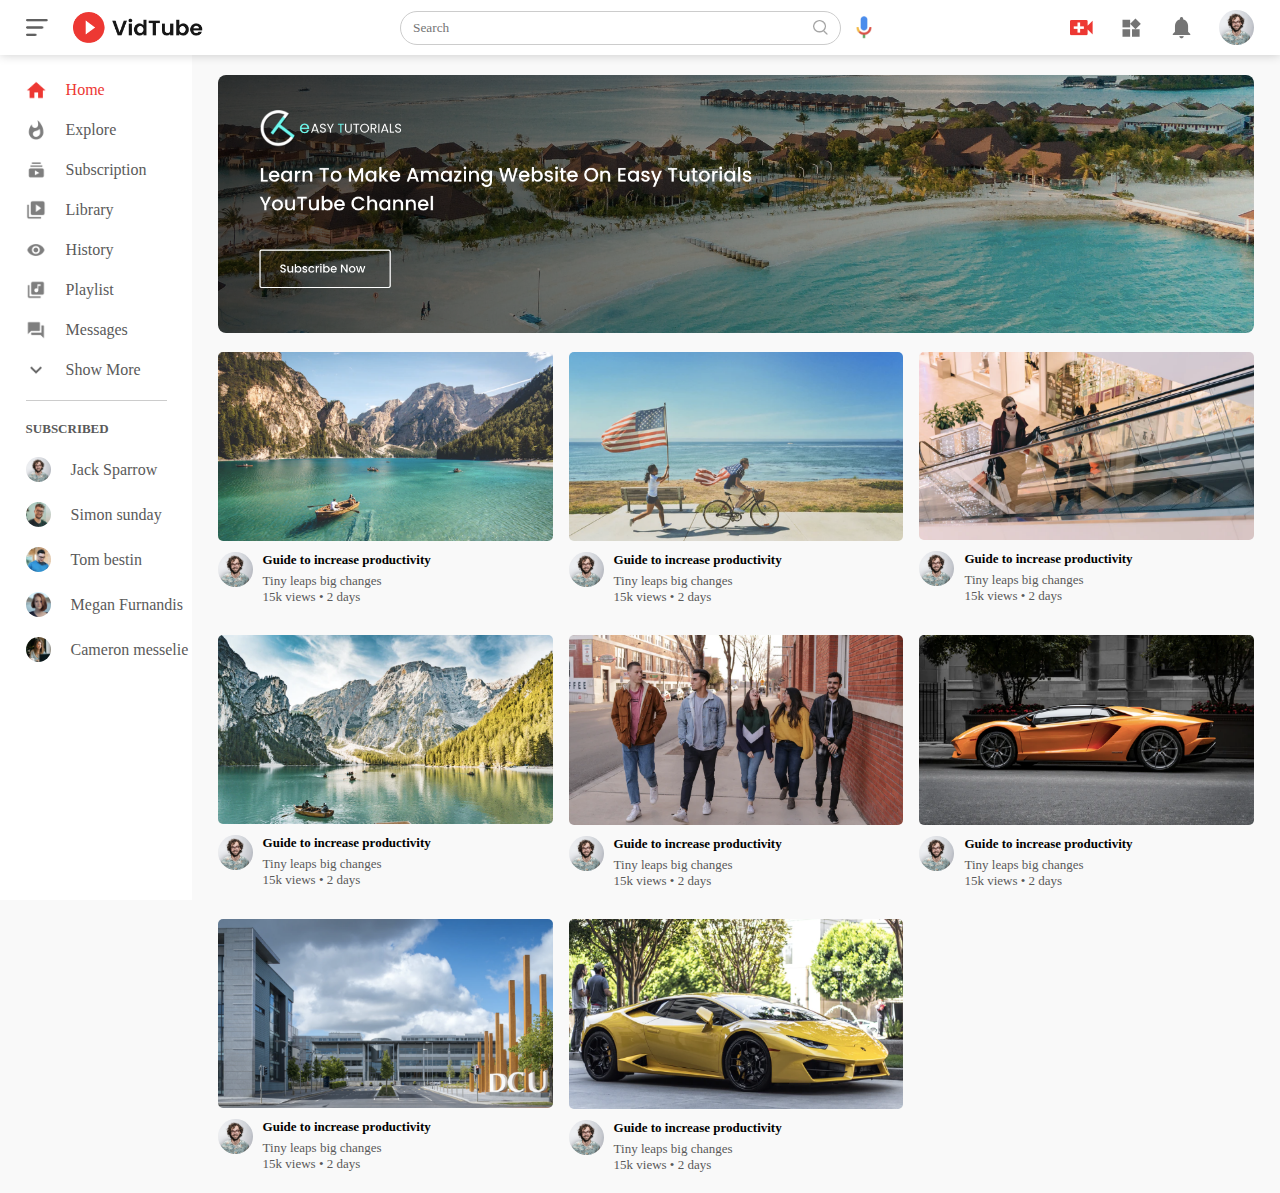
<file: index.html>
<!DOCTYPE html>
<html lang="en">
<head>
    <meta charset="UTF-8">
    <meta name="viewport" content="width=device-width, initial-scale=1.0">
    <title>YtClone</title>
    <link rel="stylesheet" href="styles.css">
    <script src="script.js" defer ></script>
</head>
<body>    
    <nav class="flex-div">
        <div class="nav-left flex-div">
            <img src="imgyt/images/menu.png" alt="none" class="menu-icon">
            <img src="imgyt/images/logo.png" alt="none" class="logo">  
        </div> 

        <div class="nav-middle flex-div">
            <div class="search-box flex-div">
                <input type="text" placeholder="Search">
                <img src="imgyt/images/search.png" alt="none">
            </div>
            <img src="imgyt/images/voice-search.png" alt="none" class="mike-icon">
        </div>

        <div class="nav-right flex-div">
            <img src="imgyt/images/upload.png" alt="none">
            <img src="imgyt/images/more.png" alt="none">
            <img src="imgyt/images/notification.png" alt="none">
            <img src="imgyt/images/Jack.png" alt="none" class = "user-icon">
        </div>
    </nav>

    <!-- -------------------sidebar-------------- -->
    <div class="sidebar">
        <div class = "shortcut-links">
            <a href=""><img src="imgyt/images/home.png" alt="none"><p>Home</p></a>
            <a href=""><img src="imgyt/images/explore.png" alt="none"><p>Explore</p></a>
            <a href=""><img src="imgyt/images/subscriprion.png" alt="none"><p>Subscription</p></a>
            <a href=""><img src="imgyt/images/library.png" alt="none"><p>Library</p></a>
            <a href=""><img src="imgyt/images/history.png" alt="none"><p>History</p></a>
            <a href=""><img src="imgyt/images/playlist.png" alt="none"><p>Playlist</p></a>
            <a href=""><img src="imgyt/images/messages.png" alt="none"><p>Messages</p></a>
            <a href=""><img src="imgyt/images/show-more.png" alt="none"><p>Show More</p></a>
            <hr>
        </div>
        <div class = "subscribed-list">
            <h3>SUBSCRIBED</h3>
            <a href=""><img src="imgyt/images/Jack.png" alt="none"><p>Jack Sparrow</p></a>
            <a href=""><img src="imgyt/images/simon.png" alt="none"><p>Simon sunday</p></a>
            <a href=""><img src="imgyt/images/tom.png" alt="none"><p>Tom bestin</p></a>
            <a href=""><img src="imgyt/images/megan.png" alt="none"><p>Megan Furnandis</p></a>
            <a href=""><img src="imgyt/images/cameron.png" alt="none"><p>Cameron messelie</p></a>
        </div>

    </div>
<!-- ------------------main---------------- -->
    <div class="container">
        <div class="banner">
            <img src="imgyt/images/banner.png" alt="none">
        </div>
   
        <div class="list-container">

            <div class="vid-list">
                <a href="play-vid.html"> <img src="imgyt/images/thumbnail1.png" alt="none" class="thumbnail"></a>            
                <div class="flex-div">
                    <img src="imgyt/images/Jack.png" alt="">
                    <div class="vid-info">
                        <a href=""> Guide to increase productivity</a>
                        <p>Tiny leaps big changes</p>
                        <p>15k views &bull; 2 days</p>
                    </div>
                </div>
            </div>  

            <div class="vid-list">
                <a href="play-vid.html"> <img src="imgyt/images/thumbnail2.png" alt="none" class="thumbnail"></a>            
                <div class="flex-div">
                    <img src="imgyt/images/Jack.png" alt="">
                    <div class="vid-info">
                        <a href="play-vid.html"> Guide to increase productivity</a>
                        <p>Tiny leaps big changes</p>
                        <p>15k views &bull; 2 days</p>
                    </div>
                </div>
            </div> 

            <div class="vid-list">
                <a href="play-vid.html"> <img src="imgyt/images/thumbnail3.png" alt="none" class="thumbnail"></a>            
                <div class="flex-div">
                    <img src="imgyt/images/Jack.png" alt="">
                    <div class="vid-info">
                        <a href="play-vid.html"> Guide to increase productivity</a>
                        <p>Tiny leaps big changes</p>
                        <p>15k views &bull; 2 days</p>
                    </div>
                </div>
            </div> 

            <div class="vid-list">
                <a href="play-vid.html"> <img src="imgyt/images/thumbnail4.png" alt="none" class="thumbnail"></a>            
                <div class="flex-div">
                    <img src="imgyt/images/Jack.png" alt="">
                    <div class="vid-info">
                        <a href="play-vid.html"> Guide to increase productivity</a>
                        <p>Tiny leaps big changes</p>
                        <p>15k views &bull; 2 days</p>
                    </div>
                </div>
            </div> 

            <div class="vid-list">
                <a href="play-vid.html"> <img src="imgyt/images/thumbnail5.png" alt="none" class="thumbnail"></a>            
                <div class="flex-div">
                    <img src="imgyt/images/Jack.png" alt="">
                    <div class="vid-info">
                        <a href="play-vid.html"> Guide to increase productivity</a>
                        <p>Tiny leaps big changes</p>
                        <p>15k views &bull; 2 days</p>
                    </div>
                </div>
            </div> 

            <div class="vid-list">
                <a href="play-vid.html"> <img src="imgyt/images/thumbnail6.png" alt="none" class="thumbnail"></a>            
                <div class="flex-div">
                    <img src="imgyt/images/Jack.png" alt="">
                    <div class="vid-info">
                        <a href="play-vid.html"> Guide to increase productivity</a>
                        <p>Tiny leaps big changes</p>
                        <p>15k views &bull; 2 days</p>
                    </div>
                </div>
            </div> 

            <div class="vid-list">
                <a href="play-vid.html"> <img src="imgyt/images/thumbnail7.png" alt="none" class="thumbnail"></a>            
                <div class="flex-div">
                    <img src="imgyt/images/Jack.png" alt="">
                    <div class="vid-info">
                        <a href="play-vid.html"> Guide to increase productivity</a>
                        <p>Tiny leaps big changes</p>
                        <p>15k views &bull; 2 days</p>
                    </div>
                </div>
            </div> 

            <div class="vid-list">
                <a href="play-vid.html"> <img src="imgyt/images/thumbnail8.png" alt="none" class="thumbnail"></a>            
                <div class="flex-div">
                    <img src="imgyt/images/Jack.png" alt="">
                    <div class="vid-info">
                        <a href="play-vid.html"> Guide to increase productivity</a>
                        <p>Tiny leaps big changes</p>
                        <p>15k views &bull; 2 days</p>
                    </div>
                </div>
            </div>            
            
        </div>
    </div>
</body>
</html>
</file>
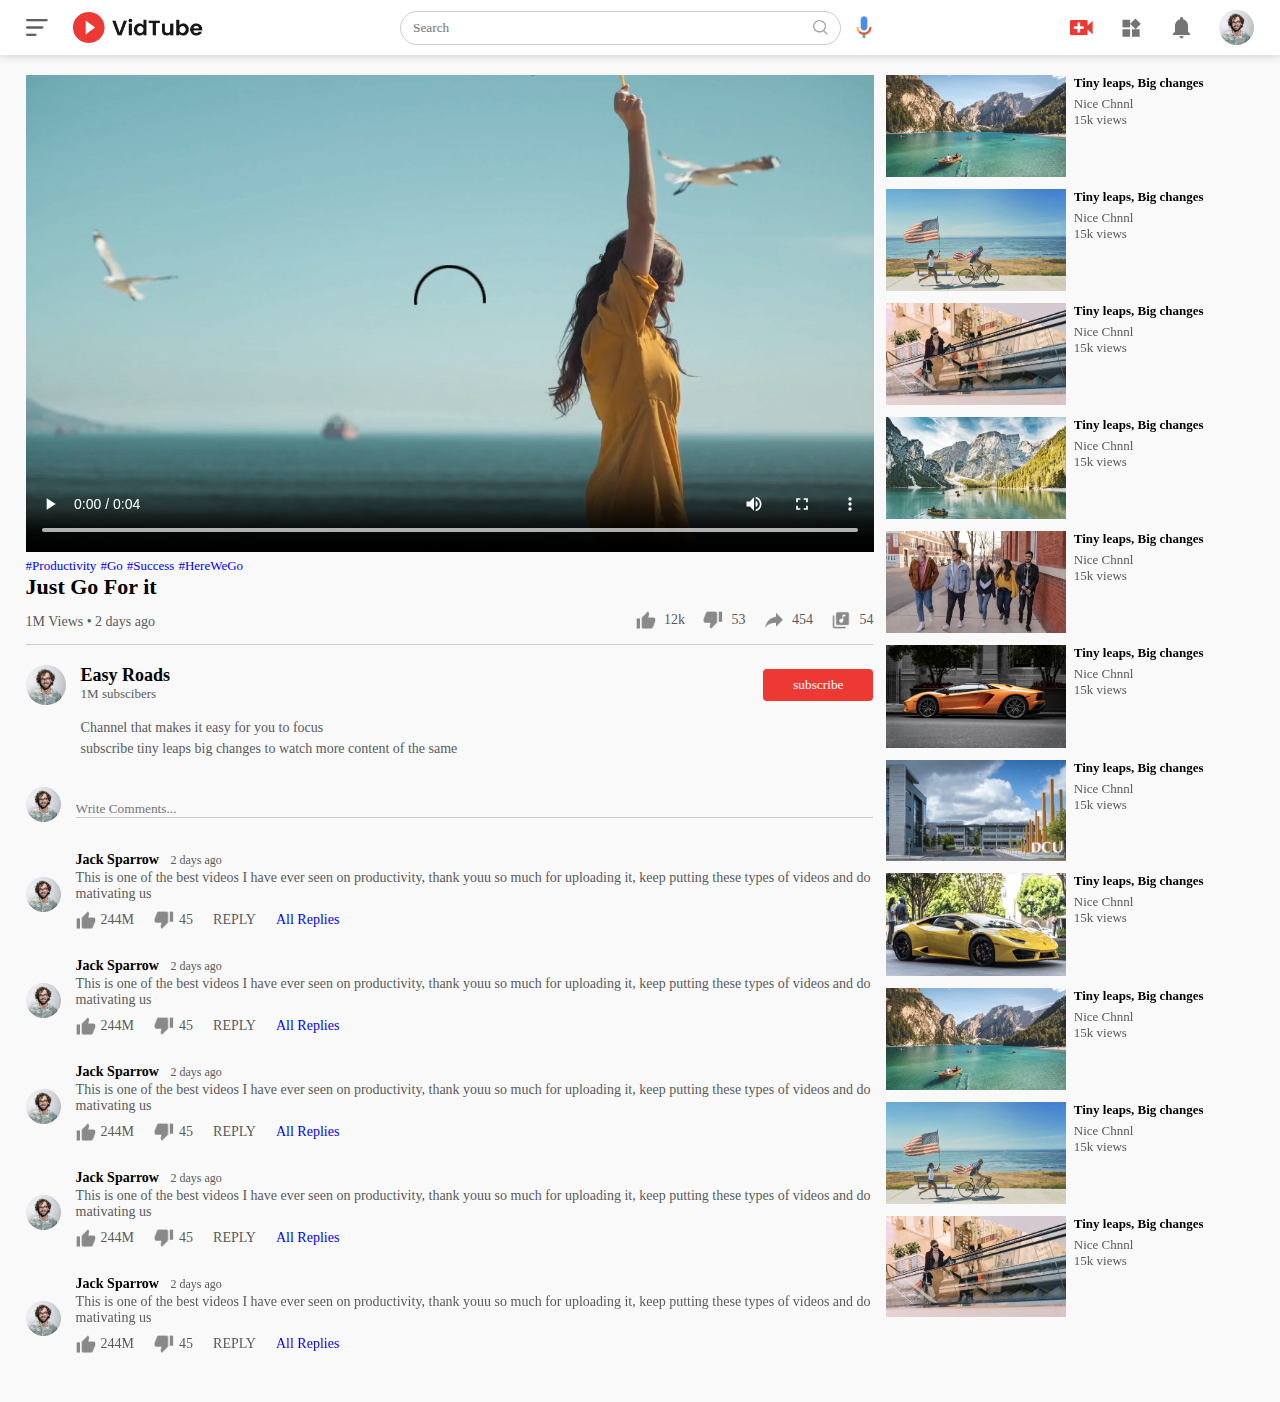
<file: play-vid.html>
<!DOCTYPE html>
<html lang="en">
<head>
    <meta charset="UTF-8">
    <meta name="viewport" content="width=device-width, initial-scale=1.0">
    <title>Play-Video</title>
    <link rel="stylesheet" href="styles.css">
</head>
<body>
    <nav class="flex-div">
        <div class="nav-left flex-div">
            <img src="imgyt/images/menu.png" alt="none" class="menu-icon">
            <img src="imgyt/images/logo.png" alt="none" class="logo">  
        </div> 

        <div class="nav-middle flex-div">
            <div class="search-box flex-div">
                <input type="text" placeholder="Search">
                <img src="imgyt/images/search.png" alt="none">
            </div>
            <img src="imgyt/images/voice-search.png" alt="none" class="mike-icon">
        </div>

        <div class="nav-right flex-div">
            <img src="imgyt/images/upload.png" alt="none">
            <img src="imgyt/images/more.png" alt="none">
            <img src="imgyt/images/notification.png" alt="none">
            <img src="imgyt/images/Jack.png" alt="none" class = "user-icon">
        </div>
    </nav>

    <!-- ------------new-part------------ -->

    <div class="play-container container">
        <div class="row">
            <div class="play-vid">
                <video controls autoplay>
                    <source src="imgyt/images/video.mp4" type="video/mp4"><source>
                </video>

                <div class="tags">
                    <a href="">#Productivity</a>
                    <a href="">#Go</a>
                    <a href="">#Success</a>
                    <a href="">#HereWeGo</a>
                </div>
                <h3>Just Go For it</h3>
                <div class="play-vid-info">
                    <p>1M Views &bull; 2 days ago</p>
                    <div>
                        <a href=""><img src="imgyt/images/like.png" alt="">12k</a>
                        <a href=""><img src="imgyt/images/dislike.png" alt="">53</a>
                        <a href=""><img src="imgyt/images/share.png" alt="">454</a>
                        <a href=""><img src="imgyt/images/save.png" alt="">54</a>
                    </div>
                </div>
                <hr>

                <div class="publisher">
                    <img src="imgyt/images/Jack.png" alt="">
                    <div>
                        <p>Easy Roads</p>
                        <span>1M subscibers</span>                        
                    </div>
                    <button type="button">subscribe</button>
                </div>

                <div class="vid-description">
                    <p>Channel that makes it easy for you to focus</p>
                    <p>subscribe tiny leaps big changes to watch more content of the same</p>
                </div>

                <div class="add-comment">
                    <img src="imgyt/images/Jack.png" alt="">
                    <input type="text"placeholder="Write Comments...">
                </div>

                <div class="old-comment">
                    <img src="imgyt/images/Jack.png" alt="none">
                    <div>
                        <h3>Jack Sparrow <span>2 days ago</span></h3>
                        <P>This is one of the best videos I have ever 
                        seen on productivity, thank youu so much for 
                        uploading it, keep putting these types of videos 
                        and do mativating us</P>
                        <div class="comment-action">
                            <img src="imgyt/images/like.png" alt="">
                            <span>244M</span>
                            <img src="imgyt/images/dislike.png" alt="">
                            <span>45</span>
                            <span>REPLY</span>
                            <a href="">All Replies</a>
                        </div>
                    </div>
                </div>  
                
                <div class="old-comment">
                    <img src="imgyt/images/Jack.png" alt="none">
                    <div>
                        <h3>Jack Sparrow <span>2 days ago</span></h3>
                        <P>This is one of the best videos I have ever 
                        seen on productivity, thank youu so much for 
                        uploading it, keep putting these types of videos 
                        and do mativating us</P>
                        <div class="comment-action">
                            <img src="imgyt/images/like.png" alt="">
                            <span>244M</span>
                            <img src="imgyt/images/dislike.png" alt="">
                            <span>45</span>
                            <span>REPLY</span>
                            <a href="">All Replies</a>
                        </div>
                    </div>
                </div> 

                <div class="old-comment">
                    <img src="imgyt/images/Jack.png" alt="none">
                    <div>
                        <h3>Jack Sparrow <span>2 days ago</span></h3>
                        <P>This is one of the best videos I have ever 
                        seen on productivity, thank youu so much for 
                        uploading it, keep putting these types of videos 
                        and do mativating us</P>
                        <div class="comment-action">
                            <img src="imgyt/images/like.png" alt="">
                            <span>244M</span>
                            <img src="imgyt/images/dislike.png" alt="">
                            <span>45</span>
                            <span>REPLY</span>
                            <a href="">All Replies</a>
                        </div>
                    </div>
                </div> 

                <div class="old-comment">
                    <img src="imgyt/images/Jack.png" alt="none">
                    <div>
                        <h3>Jack Sparrow <span>2 days ago</span></h3>
                        <P>This is one of the best videos I have ever 
                        seen on productivity, thank youu so much for 
                        uploading it, keep putting these types of videos 
                        and do mativating us</P>
                        <div class="comment-action">
                            <img src="imgyt/images/like.png" alt="">
                            <span>244M</span>
                            <img src="imgyt/images/dislike.png" alt="">
                            <span>45</span>
                            <span>REPLY</span>
                            <a href="">All Replies</a>
                        </div>
                    </div>
                </div> 

                <div class="old-comment">
                    <img src="imgyt/images/Jack.png" alt="none">
                    <div>
                        <h3>Jack Sparrow <span>2 days ago</span></h3>
                        <P>This is one of the best videos I have ever 
                        seen on productivity, thank youu so much for 
                        uploading it, keep putting these types of videos 
                        and do mativating us</P>
                        <div class="comment-action">
                            <img src="imgyt/images/like.png" alt="">
                            <span>244M</span>
                            <img src="imgyt/images/dislike.png" alt="">
                            <span>45</span>
                            <span>REPLY</span>
                            <a href="">All Replies</a>
                        </div>
                    </div>
                </div>           





            </div>
            <div class="right-sidebar">

                <div class="side-video-list">
                    <a href="" class = "small-thumbnail"><img src="imgyt/images/thumbnail1.png"></a>
                    <div class="vid-info">
                        <a href="">Tiny leaps, Big changes</a>
                        <p>Nice Chnnl</p>
                        <p>15k views</p>
                    </div>
                </div> 
                
                <div class="side-video-list">
                    <a href="" class = "small-thumbnail"><img src="imgyt/images/thumbnail2.png"></a>
                    <div class="vid-info">
                        <a href="">Tiny leaps, Big changes</a>
                        <p>Nice Chnnl</p>
                        <p>15k views</p>
                    </div>
                </div> 

                <div class="side-video-list">
                    <a href="" class = "small-thumbnail"><img src="imgyt/images/thumbnail3.png"></a>
                    <div class="vid-info">
                        <a href="">Tiny leaps, Big changes</a>
                        <p>Nice Chnnl</p>
                        <p>15k views</p>
                    </div>
                </div> 

                <div class="side-video-list">
                    <a href="" class = "small-thumbnail"><img src="imgyt/images/thumbnail4.png"></a>
                    <div class="vid-info">
                        <a href="">Tiny leaps, Big changes</a>
                        <p>Nice Chnnl</p>
                        <p>15k views</p>
                    </div>
                </div> 

                <div class="side-video-list">
                    <a href="" class = "small-thumbnail"><img src="imgyt/images/thumbnail5.png"></a>
                    <div class="vid-info">
                        <a href="">Tiny leaps, Big changes</a>
                        <p>Nice Chnnl</p>
                        <p>15k views</p>
                    </div>
                </div> 

                <div class="side-video-list">
                    <a href="" class = "small-thumbnail"><img src="imgyt/images/thumbnail6.png"></a>
                    <div class="vid-info">
                        <a href="">Tiny leaps, Big changes</a>
                        <p>Nice Chnnl</p>
                        <p>15k views</p>
                    </div>
                </div> 

                <div class="side-video-list">
                    <a href="" class = "small-thumbnail"><img src="imgyt/images/thumbnail7.png"></a>
                    <div class="vid-info">
                        <a href="">Tiny leaps, Big changes</a>
                        <p>Nice Chnnl</p>
                        <p>15k views</p>
                    </div>
                </div> 

                <div class="side-video-list">
                    <a href="" class = "small-thumbnail"><img src="imgyt/images/thumbnail8.png"></a>
                    <div class="vid-info">
                        <a href="">Tiny leaps, Big changes</a>
                        <p>Nice Chnnl</p>
                        <p>15k views</p>
                    </div>
                </div> 

                <div class="side-video-list">
                    <a href="" class = "small-thumbnail"><img src="imgyt/images/thumbnail1.png"></a>
                    <div class="vid-info">
                        <a href="">Tiny leaps, Big changes</a>
                        <p>Nice Chnnl</p>
                        <p>15k views</p>
                    </div>
                </div> 

                <div class="side-video-list">
                    <a href="" class = "small-thumbnail"><img src="imgyt/images/thumbnail2.png"></a>
                    <div class="vid-info">
                        <a href="">Tiny leaps, Big changes</a>
                        <p>Nice Chnnl</p>
                        <p>15k views</p>
                    </div>
                </div> 

                <div class="side-video-list">
                    <a href="" class = "small-thumbnail"><img src="imgyt/images/thumbnail3.png"></a>
                    <div class="vid-info">
                        <a href="">Tiny leaps, Big changes</a>
                        <p>Nice Chnnl</p>
                        <p>15k views</p>
                    </div>
                </div> 

            </div>
        </div>
    </div>
</body>
</html>
</file>
<file: styles.css>
*{
    margin : 0;    
    padding : 0;
    font-family : 'poppins','sans-serif';
    box-sizing : border-box;
}

a{
    text-decoration: none;
    color: #5a5a5a
}

img{
    cursor : pointer;
}

.flex-div{
    display : flex;
    align-items : center;
}

nav{
    padding : 10px 2%;
    justify-content: space-between;
    box-shadow : 0 0 10px rgba(0, 0, 0, 0.2);
    background : #fff;
    position : sticky;
    top : 0;
    z-index : 10;
}

.nav-right img{
    width : 25px;
    margin-right: 25px;
}

.nav-right .user-icon{
    width : 35px;   
    border-radius: 50%;
    margin-right: 0;
}

.nav-left .menu-icon{
    width : 22px;
    margin-right : 25px;
}

.nav-left .logo{
    width : 130px;
}

.nav-middle .mike-icon{
    width : 16px;
}

.nav-middle .search-box{
    border : 1px solid #ccc;
    margin-right : 15px;
    padding : 8px 12px;
    border-radius: 25px;
}

.nav-middle .search-box input{
    width : 400px;
    border: 0;
    outline: 0;
    background: tranparent;
}

.nav-middle .search-box img{
    width : 15px;
}

/* -----------sidebar----------------- */

.sidebar{
    background: #fff ;
    width: 15%;
    height: 100vh;
    position: fixed;
    top: 0;
    padding-left: 2%;
    padding-top: 80px;
}

.shortcut-links a img{
    width: 20px;
    margin-right: 20px;
}

.shortcut-links a{
    display: flex;
    align-items: center;
    margin-bottom: 20px;
    width: fit-content;
    flex-wrap: wrap;
}

.shortcut-links a:first-child{
    color: #ed3833;
}

.sidebar hr{
    border: 0;
    height: 1px;
    background: #ccc;
    width: 85%;
}

.subscribed-list h3{
    font-size: 13px;
    margin: 20px 0;
    color: #5a5a5a;
}

.subscribed-list a{
    display:flex;
    align-items: center;
    margin-bottom: 20px;
    width: fit-content;
    flex-wrap: wrap;
}

.subscribed-list a img{
    width: 25px;
    border-radius: 50%;
    margin-right: 20px;
}

.small-sidebar{
    width: 5%;    
}

.small-sidebar a p{
    display: none;
}

.small-sidebar h3{
    display: none;
}

.small-sidebar hr{
    width: 50%;
    margin-bottom: 25%;
}

/* ---------main----------- */

.container{
    background: #f9f9f9;
    padding-left: 17%;
    padding-right: 2%;
    padding-top: 20px;
    padding-bottom: 20px;
}

.large-container{
    padding-left: 7%;

}

.banner{
    width: 100%;
}

.banner img{
    width: 100%;
    border-radius: 8px;
}

.list-container{
    display: grid;
    grid-template-columns: repeat(auto-fit, minmax(250px, 1fr));
    grid-column-gap: 16px;
    grid-row-gap: 30px;
    margin-top: 15px;
}

.vid-list .thumbnail{
    width: 100%;
    border-radius: 5px;    
}

.vid-list .flex-div{
    align-items: flex-start;
    margin-top: 7px;
}

.vid-list .flex-div img{
    width: 35px;
    margin-right: 10px;
    border-radius:  50%;
}

.vid-info{
    color: #5a5a5a;
    font-size: 13px;
}

.vid-info a{
    color: #000;
    font-weight: 600;
    display: block;
    margin-bottom: 5px;
}

@media (max-width: 900px){
    .menu-icon{
        display:none;
    }
    .sidebar{
        display:none;
    }
    .container, .large-container{
        padding-left: 5%;
        padding-right: 5%;
    }

    .nav-right img{
        display: none;
    }

    .nav-right .user-icon{
        display: block;
        width: 30px;
    }

    .nav-middle .search-box input{
        width: 100px;
    }

    .nav-middle .mike-icon{
        display: none;
    }

    .logo{
        width: 90px;
    }
}

/* --------------------play video page-------------- */

.play-container{
    padding-left: 2%;    
}

.row{
    display: flex;
    justify-content: space-between;
    flex-wrap: wrap;
}

.play-vid{
    flex-basis: 69%;    
}

.right-sidebar{
    flex-basis:30%;
}

.play-vid video{
    width: 100%;
}

.side-video-list{
    display: flex;
    justify-content: space-between;
    margin-bottom: 8px;
}

.side-video-list img{
    width: 100%;
}

.side-video-list .small-thumbnail{
    flex-basis: 49%;
}

.side-video-list .vid-info{
    flex-basis: 49%;
}

.play-vid .tags a{
    color: #0000ff;
    font-size: 13px;
}

.play-vid h3{
    font-weight: 600;
    font-size: 22px;
}

.play-vid .play-vid-info{
    display: flex;
    align-items: center;
    justify-content: space-between;
    flex-wrap: wrap;
    margin-top: 10px;
    font-size: 14px;
    color: #5a5a5a;
}

.play-vid .play-vid-info a img{
    width: 20px;
    margin-right: 8px;

}

.play-vid .play-vid-info a{
    display: inline-flex;
    align-items: center;
    margin-left: 15px;
}

.play-vid hr{
    border: 0;
    height: 1px;
    background: #ccc;
    margin: 10px 0;
}

.publisher{
    display: flex;
    align-items: center;
    margin-top: 20px;
}

.publisher div{
    flex: 1;   
    line-height: 18px; 
}

.publisher img{
    width: 40px;
    border-radius: 50%;
    margin-right: 15px;
}

.publisher div p{
    color:#000;
    font-size : 18px;  
    font-weight : 600;
}

.publisher div span{
    font-size: 13px;
    color: #5a5a5a;
}

.publisher button{
    background: #ed3833;
    color: #fff;
    padding: 8px 30px;
    border: 0;
    outline: 0;
    border-radius: 4px;
    cursor: pointer;
}

.vid-description{
    padding-left: 55px;
    margin: 15px 0;
}

.vid-description p{
    font-size: 14px;
    margin-bottom : 5px;
    color: #5a5a5a 
}

.add-comment{
    display: flex;
    align-items: center;
    margin: 30px 0;
}

.add-comment img{
    width: 35px;
    border-radius: 50%;
    margin-right: 15px;
}

.add-comment input{
    border: 0;
    outline: 0;
    border-bottom: 1px solid #ccc;
    width: 100%;
    padding-top: 10px;
    background: transparent;
}

.old-comment{
    display: flex;
    align-items: center;
    margin: 20px 0;
}

.old-comment img{
    width: 35px;
    border-radius: 50%;
    margin-right: 15px;
}

.old-comment h3{
    font-size: 14px;
    margin-bottom: 2px;
}

.old-comment h3 span{
    font-size: 12px;
    color: #5a5a5a;
    font-weight: 500;
    margin-left: 8px;
}

.old-comment p{
    font-size: 14px;
    margin-top : 2px;
    color: #5a5a5a 
}

.old-comment .comment-action{
    display: flex;
    align-items: center;
    margin: 8px 0;
    font-size: 14px;
}

.old-comment .comment-action img{
    border-radius: 0;
    width: 20px;
    margin-right: 5px;
}

.old-comment .comment-action span{
    margin-right: 20px;
    color: #5a5a5a;    
}

.old-comment .comment-action a{
    color: #0000ff;
}

@media (max-width:900px){
    .play-vid{
        flex-basis: 100%;
    }
    .right-sidebar{
        flex-basis: 100%;
    }
    .play-container{
        padding-left: 5%;
    }
    .vid-description{
        padding-left: 0;
    }
    .play-vid .play-vid-info a{
        margin-left: 0;
        margin-right: 15px;
        margin-top: 15px;
    }
}
</file>
